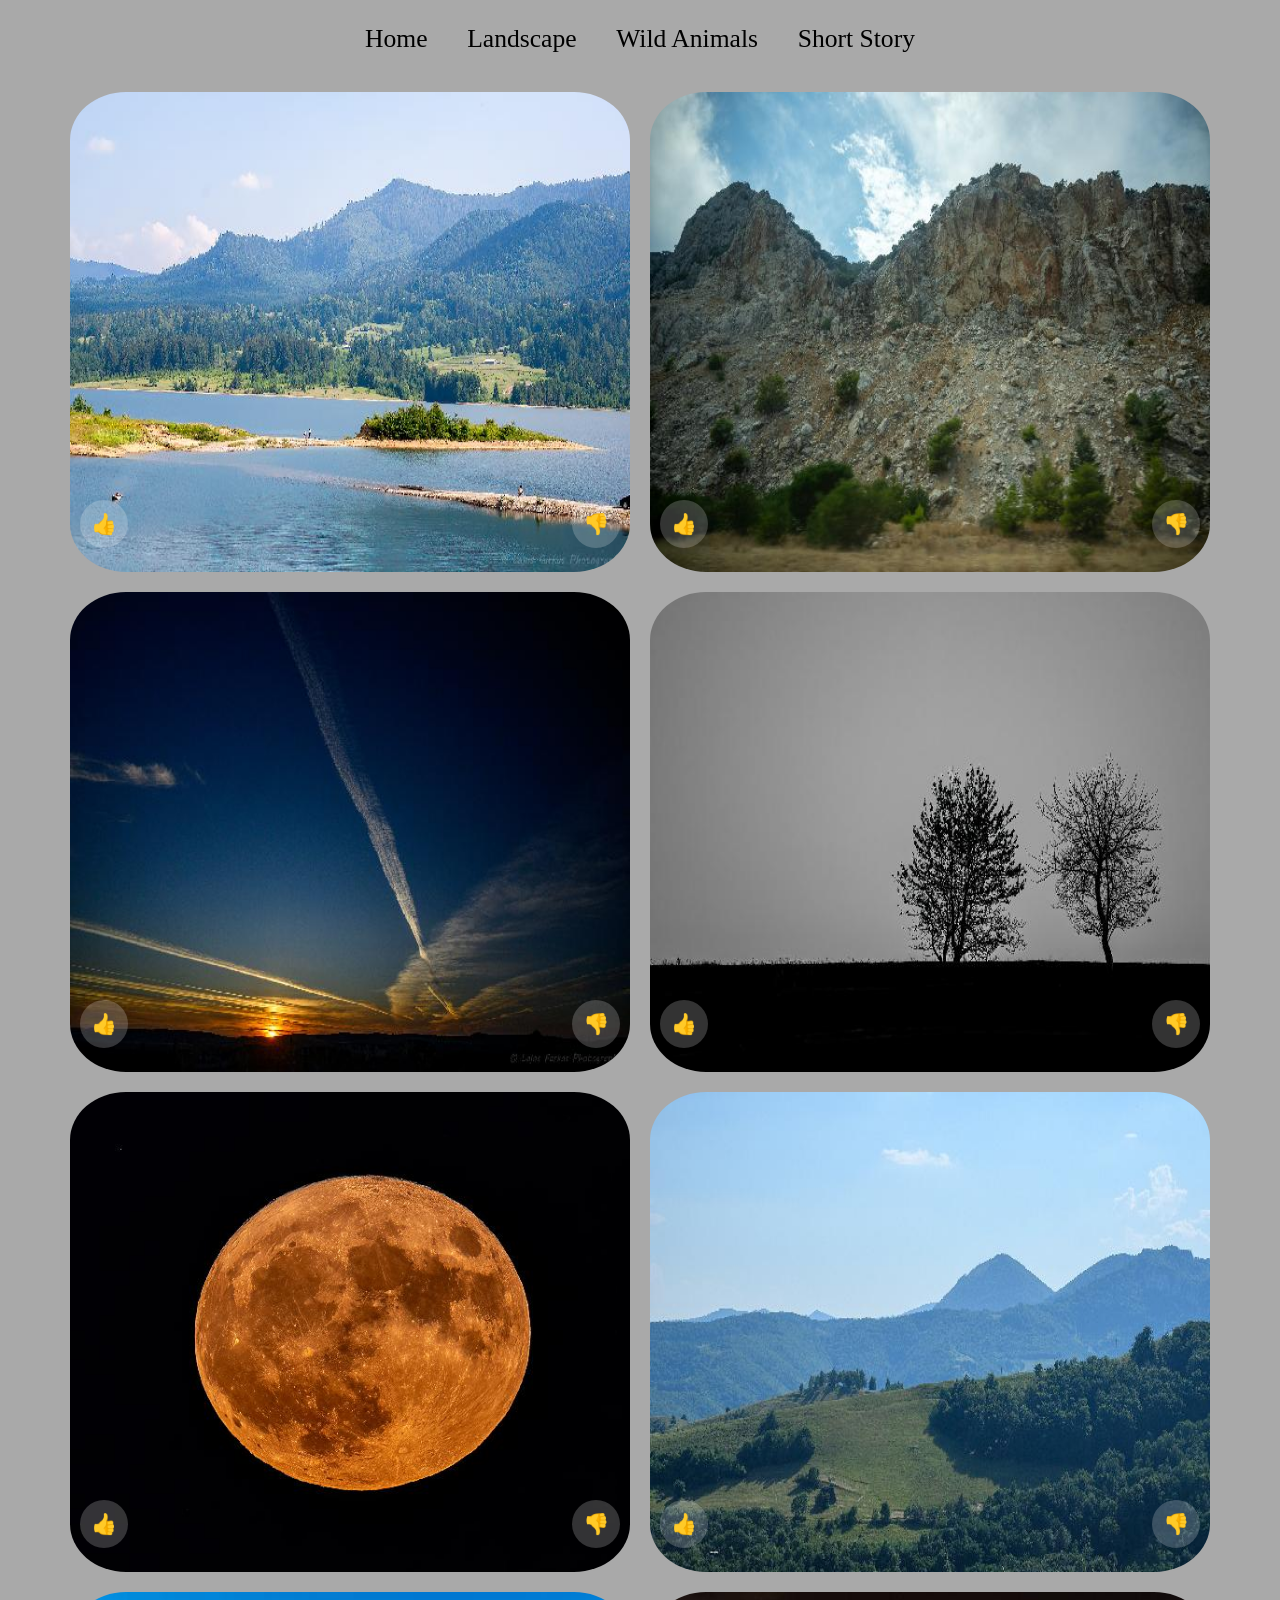
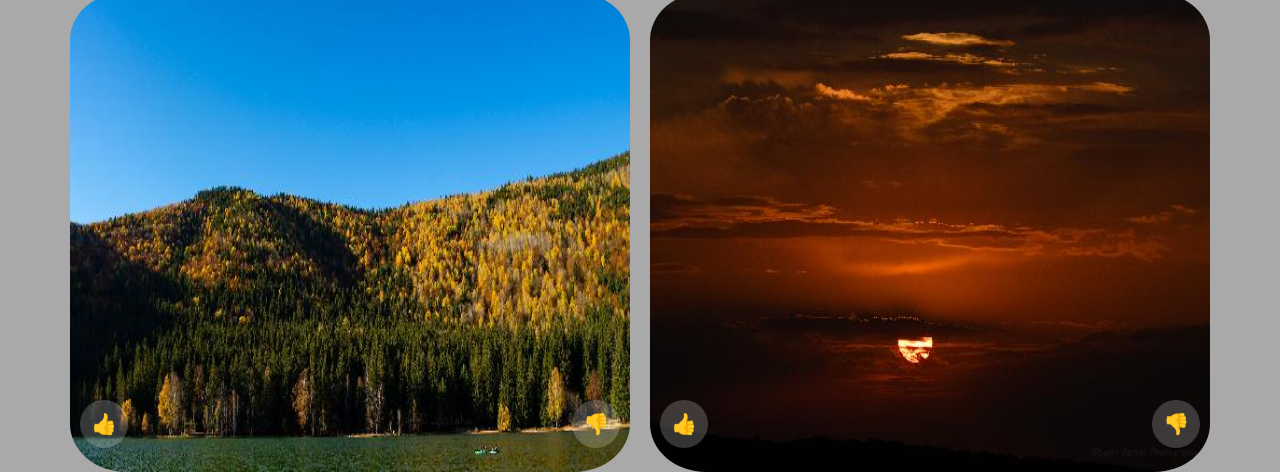
<file: landscape/index.html>
<!DOCTYPE html>
<html lang="en">
  <head>
    <meta charset="UTF-8" />
    <meta name="About Romania" content="This is the beautifull Romania" />
    <meta name="viewport" content="width=device-width, initial-scale=1.0" />
    <link rel="stylesheet" href="reset.css" />
    <link rel="stylesheet" href="style.css" />
    <title>LANDSCAPE OF ROMANIA</title>
  </head>
  <body>
    <header>
      <nav class="navigation">
        <a href="../index.html">Home</a>
        <a href="../landscape/index.html">Landscape</a>
        <a href="../wild animals/index.html">Wild Animals</a>
        <a href="../short story/index.html">Short Story</a>
      </nav>
    </header>

    <div class="gallery">
      <div class="image-container">
        <img
          src="../assets/nature/nature1.jpg"
          alt="nature picture"
          class="image"
        />
        <div class="thumbs-up" aria-label="Like">&#128077;</div>
        <div class="thumbs-down" aria-label="Dislike">&#128078;</div>
      </div>
      <div class="image-container">
        <img
          src="../assets/nature/nature10.jpg"
          alt="nature picture"
          class="image"
        />
        <div class="thumbs-up" aria-label="Like">&#128077;</div>
        <div class="thumbs-down" aria-label="Dislike">&#128078;</div>
      </div>
      <div class="image-container">
        <img
          src="../assets/nature/nature17.jpg"
          alt="nature picture"
          class="image"
        />
        <div class="thumbs-up" aria-label="Like">&#128077;</div>
        <div class="thumbs-down" aria-label="Dislike">&#128078;</div>
      </div>
      <div class="image-container">
        <img
          src="../assets/nature/nature18.jpg"
          alt="nature picture"
          class="image"
        />
        <div class="thumbs-up" aria-label="Like">&#128077;</div>
        <div class="thumbs-down" aria-label="Dislike">&#128078;</div>
      </div>
      <div class="image-container">
        <img
          src="../assets/nature/nature2.jpg"
          alt="nature picture"
          class="image"
        />
        <div class="thumbs-up" aria-label="Like">&#128077;</div>
        <div class="thumbs-down" aria-label="Dislike">&#128078;</div>
      </div>
      <div class="image-container">
        <img
          src="../assets/nature/nature4.jpg"
          alt="nature picture"
          class="image"
        />
        <div class="thumbs-up" aria-label="Like">&#128077;</div>
        <div class="thumbs-down" aria-label="Dislike">&#128078;</div>
      </div>
      <div class="image-container">
        <img
          src="../assets/nature/nature5.jpg"
          alt="nature picture"
          class="image"
        />
        <div class="thumbs-up" aria-label="Like">&#128077;</div>
        <div class="thumbs-down" aria-label="Dislike">&#128078;</div>
      </div>
      <div class="image-container">
        <img
          src="../assets/nature/nature9.jpg"
          alt="nature picture"
          class="image"
        />
        <div class="thumbs-up" aria-label="Like">&#128077;</div>
        <div class="thumbs-down" aria-label="Dislike">&#128078;</div>
      </div>
    </div>
  </body>
</html>
</file>
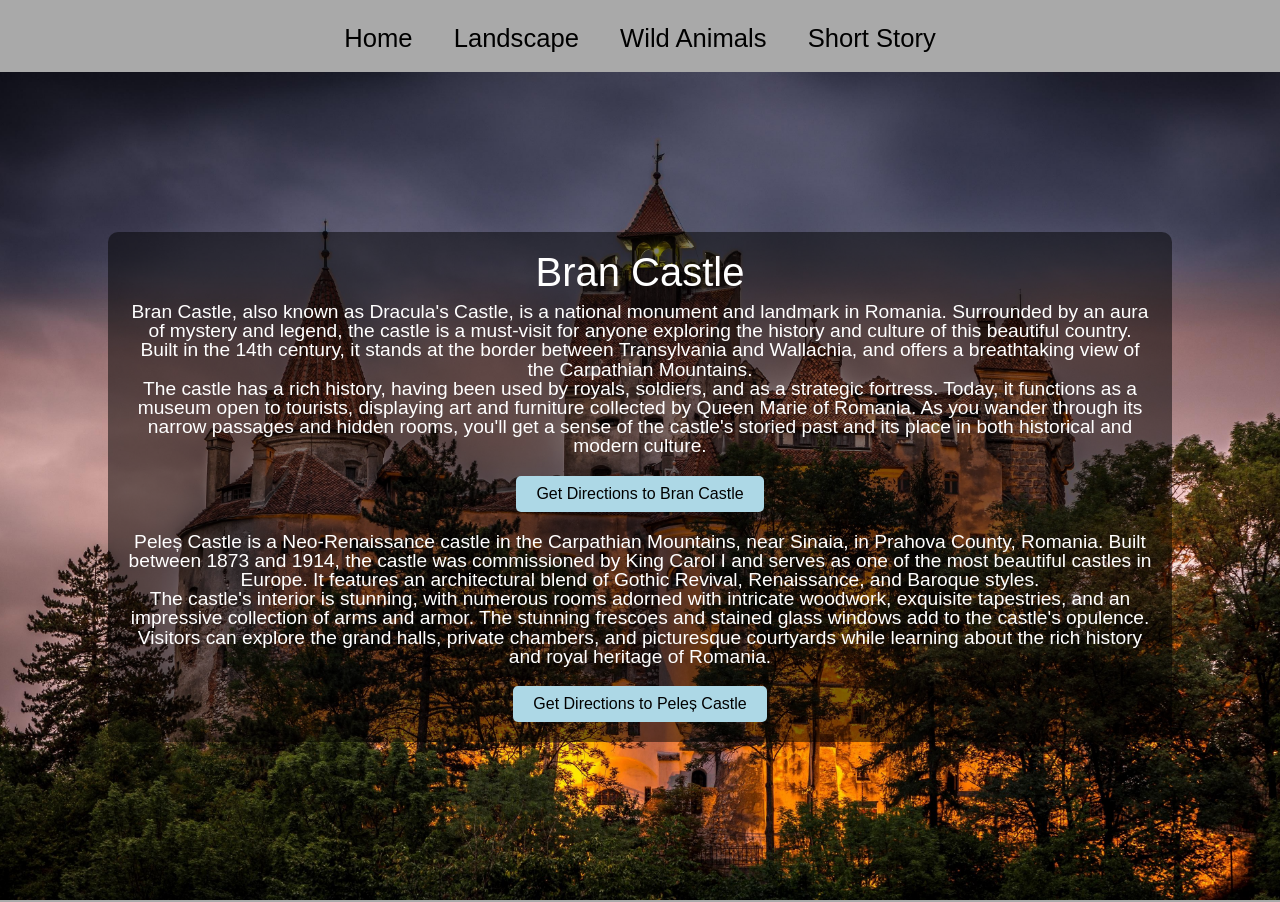
<file: short story/index.html>
<!DOCTYPE html>
<html lang="en">
  <head>
    <meta charset="UTF-8" />
    <meta name="About Romania" content="This is the beautiful Romania" />
    <meta name="viewport" content="width=device-width, initial-scale=1.0" />
    <link rel="stylesheet" href="reset.css" />
    <link rel="stylesheet" href="style.css" />
    <title>SHORT STORY</title>
  </head>
  <body>
    <header>
      <nav class="navigation">
        <a href="../index.html">Home</a>
        <a href="../landscape/index.html">Landscape</a>
        <a href="../wild animals/index.html">Wild Animals</a>
        <a href="../short story/index.html">Short Story</a>
      </nav>
    </header>

    <div class="background-image">
      <div class="description">
        <h1>Bran Castle</h1>
        <p>
          Bran Castle, also known as Dracula's Castle, is a national monument
          and landmark in Romania. Surrounded by an aura of mystery and legend,
          the castle is a must-visit for anyone exploring the history and
          culture of this beautiful country. Built in the 14th century, it
          stands at the border between Transylvania and Wallachia, and offers a
          breathtaking view of the Carpathian Mountains.<br />
          The castle has a rich history, having been used by royals, soldiers,
          and as a strategic fortress. Today, it functions as a museum open to
          tourists, displaying art and furniture collected by Queen Marie of
          Romania. As you wander through its narrow passages and hidden rooms,
          you'll get a sense of the castle's storied past and its place in both
          historical and modern culture.
        </p>
        <a
          class="direction"
          href="https://www.google.com/maps/dir//Bran+Castle,+Strada+General+Traian+Mo%C8%99oiu+24,+Bran+507025,+Romania/@45.5153855,25.3677649,17z/"
          >Get Directions to Bran Castle</a
        >
        <div class="spacer"></div>
        <p>
          Peleș Castle is a Neo-Renaissance castle in the Carpathian Mountains,
          near Sinaia, in Prahova County, Romania. Built between 1873 and 1914,
          the castle was commissioned by King Carol I and serves as one of the
          most beautiful castles in Europe. It features an architectural blend
          of Gothic Revival, Renaissance, and Baroque styles.<br />
          The castle's interior is stunning, with numerous rooms adorned with
          intricate woodwork, exquisite tapestries, and an impressive collection
          of arms and armor. The stunning frescoes and stained glass windows add
          to the castle's opulence. Visitors can explore the grand halls,
          private chambers, and picturesque courtyards while learning about the
          rich history and royal heritage of Romania.
        </p>
        <a
          class="direction"
          href="https://www.google.com/maps/dir//Peleș+Castle,+Aleea+Peleșului+2,+Sinaia+106100,+Romania/@45.3580338,25.5429257,17z/"
          >Get Directions to Peleș Castle</a
        >
      </div>
    </div>
  </body>
</html>
</file>
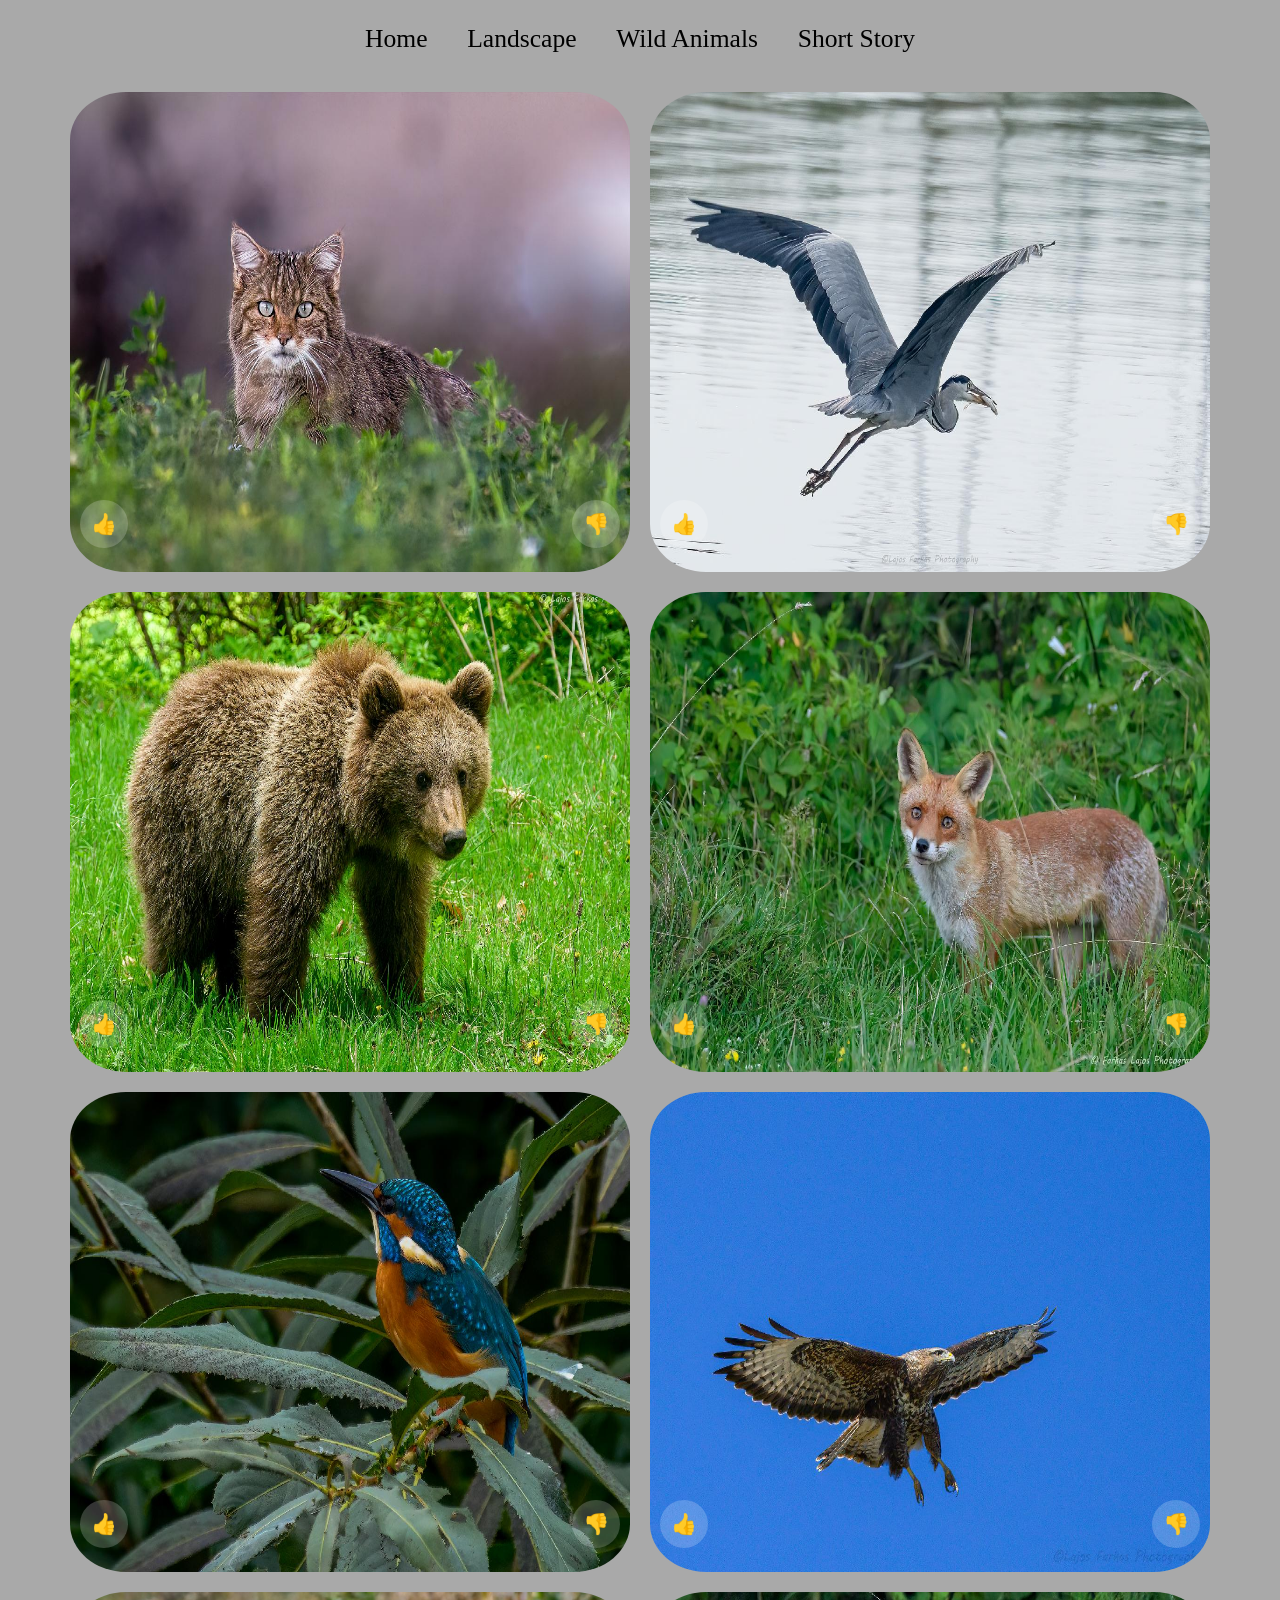
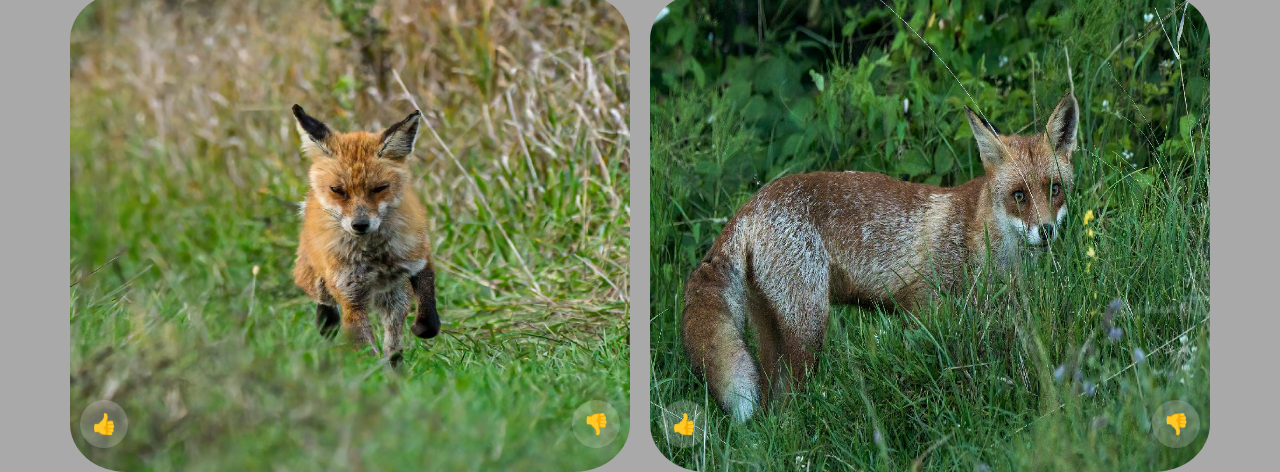
<file: wild animals/index.html>
<!DOCTYPE html>
<html lang="en">
  <head>
    <meta charset="UTF-8" />
    <meta name="About Romania" content="This is the beautifull Romania" />
    <meta name="viewport" content="width=device-width, initial-scale=1.0" />
    <link rel="stylesheet" href="reset.css" />
    <link rel="stylesheet" href="style.css" />
    <title>THE WILD ANIMALS OF ROMANIA</title>
  </head>
  <body>
    <header>
      <nav class="navigation">
        <a href="../index.html">Home</a>
        <a href="../landscape/index.html">Landscape</a>
        <a href="../wild animals/index.html">Wild Animals</a>
        <a href="../short story/index.html">Short Story</a>
      </nav>
    </header>

    <div class="gallery">
      <div class="image-container">
        <img src="../assets/17.jpg" alt="wild cat picture" class="image" />
        <div class="thumbs-up" aria-label="Like">&#128077;</div>
        <div class="thumbs-down" aria-label="Dislike">&#128078;</div>
      </div>
      <div class="image-container">
        <img src="../assets/18.jpg" alt="flying bird picture" class="image" />
        <div class="thumbs-up" aria-label="Like">&#128077;</div>
        <div class="thumbs-down" aria-label="Dislike">&#128078;</div>
      </div>
      <div class="image-container">
        <img src="../assets/19.jpg" alt="brown bear picture" class="image" />
        <div class="thumbs-up" aria-label="Like">&#128077;</div>
        <div class="thumbs-down" aria-label="Dislike">&#128078;</div>
      </div>
      <div class="image-container">
        <img src="../assets/21.jpg" alt="wild fox picture" class="image" />
        <div class="thumbs-up" aria-label="Like">&#128077;</div>
        <div class="thumbs-down" aria-label="Dislike">&#128078;</div>
      </div>
      <div class="image-container">
        <img src="../assets/22.jpg" alt="kingfisher picture" class="image" />
        <div class="thumbs-up" aria-label="Like">&#128077;</div>
        <div class="thumbs-down" aria-label="Dislike">&#128078;</div>
      </div>
      <div class="image-container">
        <img src="../assets/8.jpg" alt="flying eagle picture" class="image" />
        <div class="thumbs-up" aria-label="Like">&#128077;</div>
        <div class="thumbs-down" aria-label="Dislike">&#128078;</div>
      </div>
      <div class="image-container">
        <img src="../assets/4.jpg" alt="wild fox picture" class="image" />
        <div class="thumbs-up" aria-label="Like">&#128077;</div>
        <div class="thumbs-down" aria-label="Dislike">&#128078;</div>
      </div>
      <div class="image-container">
        <img src="../assets/6.jpg" alt="wild fox picture" class="image" />
        <div class="thumbs-up" aria-label="Like">&#128077;</div>
        <div class="thumbs-down" aria-label="Dislike">&#128078;</div>
      </div>
    </div>
  </body>
</html>
</file>
<file: landscape/style.css>
html,
body {
  background-color: darkgray;
  height: 100%;
  margin: 0;
}

header {
  display: flex;
  background-color: darkgray;
  font-size: 3.5rem;
  justify-content: space-evenly;
  text-align: center;
}

.navigation {
  display: inline-block;
  text-align: center;
  padding-bottom: 1rem;
}
.navigation > a {
  display: inline-block;
  margin-right: 1.6rem;
  font-size: 1.6rem;
  text-decoration: none;
  color: black;
}
.navigation > a:last-child {
  margin-right: 0;
}
.navigation > a:hover {
  text-decoration: underline;
}

.gallery {
  display: flex;
  flex-wrap: wrap;
  gap: 20px;
  justify-content: center;
  margin: 20px;
}

.image-container {
  position: relative;
  width: 35rem;
  height: 30rem;
}

.image {
  width: 35rem;
  height: 30rem;
  border-radius: 10%;
  display: block;
}

.thumbs-up {
  position: absolute;
  bottom: 1.5rem;
  left: 10px;
  width: 3rem;
  height: 3rem;
  background-color: rgba(255, 255, 255, 0.2);

  border-radius: 50%;
  display: flex;
  align-items: center;
  justify-content: center;
  cursor: pointer;
  font-size: 20px;
  color: black;
  transition: transform 0.2s;
}

.thumbs-down {
  position: absolute;
  bottom: 1.5rem;
  right: 10px;
  width: 3rem;
  height: 3rem;
  background-color: rgba(255, 255, 255, 0.2);

  border-radius: 50%;
  display: flex;
  align-items: center;
  justify-content: center;
  cursor: pointer;
  font-size: 20px;
  color: black;
  transition: transform 0.2s;
}

.thumbs-up:hover,
.thumbs-down:hover {
  transform: scale(1.1);
  background-color: lightgreen;
}

.thumbs-up::selection,
.thumbs-down::selection {
  background: transparent;
}
</file>
<file: short story/style.css>
html,
body {
  background-color: darkgray;
  height: 100%;
  margin: 0;
  overflow: hidden;
  font-family: Arial, sans-serif;
}

header {
  display: flex;
  background-color: darkgray;
  font-size: 3.5rem;
  justify-content: space-evenly;
  text-align: center;
  z-index: 2;
  position: relative;
}

.navigation {
  display: inline-block;
  text-align: center;
  padding-bottom: 1rem;
}
.navigation > a {
  display: inline-block;
  margin-right: 1.6rem;
  font-size: 1.6rem;
  text-decoration: none;
  color: black;
}
.navigation > a:last-child {
  margin-right: 0;
}
.navigation > a:hover {
  text-decoration: underline;
}

.background-image {
  background: url("../assets/bran.jpg") no-repeat center center fixed;
  background-size: cover;
  height: calc(100vh - 70px);
  display: flex;
  align-items: center;
  justify-content: center;
  position: relative;
  z-index: 1;
}

.description {
  background: rgba(0, 0, 0, 0.5);
  color: white;
  padding: 20px;
  border-radius: 10px;
  text-align: center;
  max-width: 80%;
  z-index: 2;
}

.description h1 {
  font-size: 2.5rem;
  margin-bottom: 10px;
}

.description p {
  font-size: 1.2rem;
  margin-bottom: 10px;
}

.direction {
  display: inline-block;
  margin-top: 10px;
  padding: 10px 20px;
  background-color: lightblue;
  color: black;
  text-decoration: none;
  border-radius: 5px;
}

.direction:hover {
  background-color: lightskyblue;
}

.spacer {
  height: 20px;
}
@media (max-width: 500px) {
  header {
    font-size: 2.5rem;
  }

  .navigation > a {
    font-size: 1.2rem;
  }

  .background-image {
    height: auto;
  }

  .description {
    padding: 15px;
    max-width: 90%;
  }

  .description h1 {
    font-size: 2rem;
  }

  .description p {
    font-size: 1rem;
  }

  .direction {
    padding: 8px 16px;
    font-size: 1rem;
  }

  .spacer {
    height: 15px;
  }
}
</file>
<file: wild animals/style.css>
html,
body {
  background-color: darkgray;
  height: 100%;
  margin: 0;
}

header {
  display: flex;
  background-color: darkgray;
  font-size: 3.5rem;
  justify-content: space-evenly;
  text-align: center;
}

.navigation {
  display: inline-block;
  text-align: center;
  padding-bottom: 1rem;
}
.navigation > a {
  display: inline-block;
  margin-right: 1.6rem;
  font-size: 1.6rem;
  text-decoration: none;
  color: black;
}
.navigation > a:last-child {
  margin-right: 0;
}
.navigation > a:hover {
  text-decoration: underline;
}

.gallery {
  display: flex;
  flex-wrap: wrap;
  gap: 20px;
  justify-content: center;
  margin: 20px;
}

.image-container {
  position: relative;
  width: 35rem;
  height: 30rem;
}

.image {
  width: 35rem;
  height: 30rem;
  border-radius: 10%;
  display: block;
}

.thumbs-up {
  position: absolute;
  bottom: 1.5rem;
  left: 10px;
  width: 3rem;
  height: 3rem;
  background-color: rgba(255, 255, 255, 0.2);

  border-radius: 50%;
  display: flex;
  align-items: center;
  justify-content: center;
  cursor: pointer;
  font-size: 20px;
  color: black;
  transition: transform 0.2s;
}

.thumbs-down {
  position: absolute;
  bottom: 1.5rem;
  right: 10px;
  width: 3rem;
  height: 3rem;
  background-color: rgba(255, 255, 255, 0.2);

  border-radius: 50%;
  display: flex;
  align-items: center;
  justify-content: center;
  cursor: pointer;
  font-size: 20px;
  color: black;
  transition: transform 0.2s;
}

.thumbs-up:hover,
.thumbs-down:hover {
  transform: scale(1.1);
  background-color: lightgreen;
}

.thumbs-up::selection,
.thumbs-down::selection {
  background: transparent;
}
</file>
